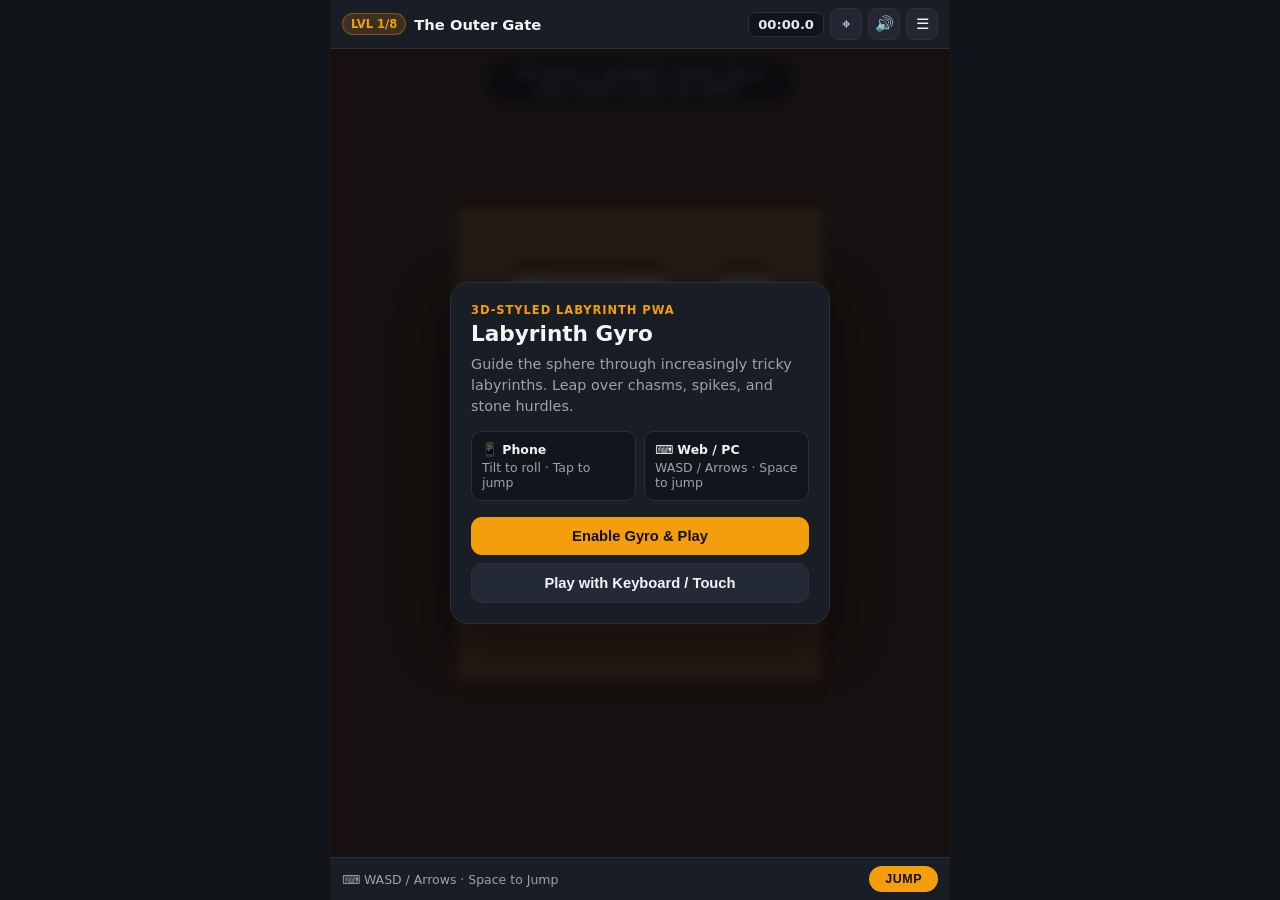
<file: index.html>
<!DOCTYPE html>
<html lang="en">
<head>
  <meta charset="UTF-8" />
  <meta name="viewport" content="width=device-width, initial-scale=1.0, maximum-scale=1.0, user-scalable=no, viewport-fit=cover" />
  <meta name="theme-color" content="#4b2e1b" />
  <meta name="apple-mobile-web-app-capable" content="yes" />
  <meta name="apple-mobile-web-app-status-bar-style" content="black-translucent" />
  <title>Labyrinth Gyro</title>
  <link rel="manifest" href="./manifest.json" />
  <link rel="icon" type="image/svg+xml" href="./icon.svg" />
  <link rel="stylesheet" href="./style.css" />
</head>
<body>
  <div class="app">
    <header class="topbar">
      <div class="topbar-left">
        <span class="lvl-badge" id="lvlBadge">LVL 1/8</span>
        <span class="lvl-name" id="lvlName">The Outer Gate</span>
      </div>
      <div class="topbar-right">
        <span class="timer-pill" id="timerPill">00:00.0</span>
        <button class="icon-btn" id="calibrateBtn" title="Calibrate Gyro Neutral">⌖</button>
        <button class="icon-btn" id="muteBtn" title="Toggle Sound">🔊</button>
        <button class="icon-btn" id="menuBtn" title="Levels & Themes">☰</button>
      </div>
    </header>

    <main class="stage">
      <canvas id="game"></canvas>

      <div class="hint-toast" id="hintToast"></div>

      <!-- Start / Gyro Permission Overlay -->
      <div class="overlay" id="startOverlay">
        <div class="modal">
          <div class="modal-eyebrow">3D-Styled Labyrinth PWA</div>
          <h1>Labyrinth Gyro</h1>
          <p class="modal-text">
            Guide the sphere through increasingly tricky labyrinths. Leap over chasms, spikes, and stone hurdles.
          </p>
          <div class="controls-grid">
            <div class="control-box">
              <strong>📱 Phone</strong>
              <span>Tilt to roll · Tap to jump</span>
            </div>
            <div class="control-box">
              <strong>⌨️ Web / PC</strong>
              <span>WASD / Arrows · Space to jump</span>
            </div>
          </div>
          <div class="modal-actions">
            <button class="btn primary" id="startGyroBtn">Enable Gyro &amp; Play</button>
            <button class="btn secondary" id="startWebBtn">Play with Keyboard / Touch</button>
          </div>
        </div>
      </div>

      <!-- Level Complete Overlay -->
      <div class="overlay hidden" id="winOverlay">
        <div class="modal">
          <div class="modal-eyebrow" id="winEyebrow">Labyrinth Cleared</div>
          <h2 id="winTitle">The Outer Gate</h2>
          <div class="stats-row">
            <div class="stat">
              <span class="stat-label">Time</span>
              <span class="stat-val" id="winTime">00:00.0</span>
            </div>
            <div class="stat">
              <span class="stat-label">Best</span>
              <span class="stat-val" id="winBest">00:00.0</span>
            </div>
            <div class="stat">
              <span class="stat-label">Falls</span>
              <span class="stat-val" id="winFalls">0</span>
            </div>
          </div>
          <div class="modal-actions">
            <button class="btn primary" id="nextLevelBtn">Next Labyrinth →</button>
            <button class="btn secondary" id="replayBtn">Replay</button>
          </div>
        </div>
      </div>

      <!-- Menu: Level Select, Theme & Sensitivity -->
      <div class="overlay hidden" id="menuOverlay">
        <div class="modal modal-wide">
          <div class="modal-header">
            <h2>Labyrinths &amp; Settings</h2>
            <button class="icon-btn" id="closeMenuBtn">✕</button>
          </div>

          <div class="section-label">Visual Theme</div>
          <div class="theme-pills" id="themePills">
            <button class="theme-pill active" data-theme="wood">Wood &amp; Steel</button>
            <button class="theme-pill" data-theme="stone">Stone &amp; Brass</button>
            <button class="theme-pill" data-theme="temple">Obsidian Temple</button>
          </div>

          <div class="section-label">
            <span>Gyro Sensitivity</span>
            <span id="sensVal">1.0×</span>
          </div>
          <input type="range" id="sensSlider" min="0.5" max="2.0" step="0.1" value="1.0" />

          <div class="section-label">
            <span>Select Level</span>
            <button class="link-btn" id="unlockAllBtn">Unlock All</button>
          </div>
          <div class="level-grid" id="levelGrid"></div>
        </div>
      </div>
    </main>

    <footer class="bottombar">
      <span id="inputModeLabel">⌨️ WASD / Arrows · Space to Jump</span>
      <button class="jump-pill" id="jumpBtn">JUMP</button>
    </footer>
  </div>

  <script type="module" src="./js/game.js"></script>
  <script>
    if ('serviceWorker' in navigator) {
      navigator.serviceWorker.register('./sw.js').catch(() => {});
    }
  </script>
</body>
</html>
</file>
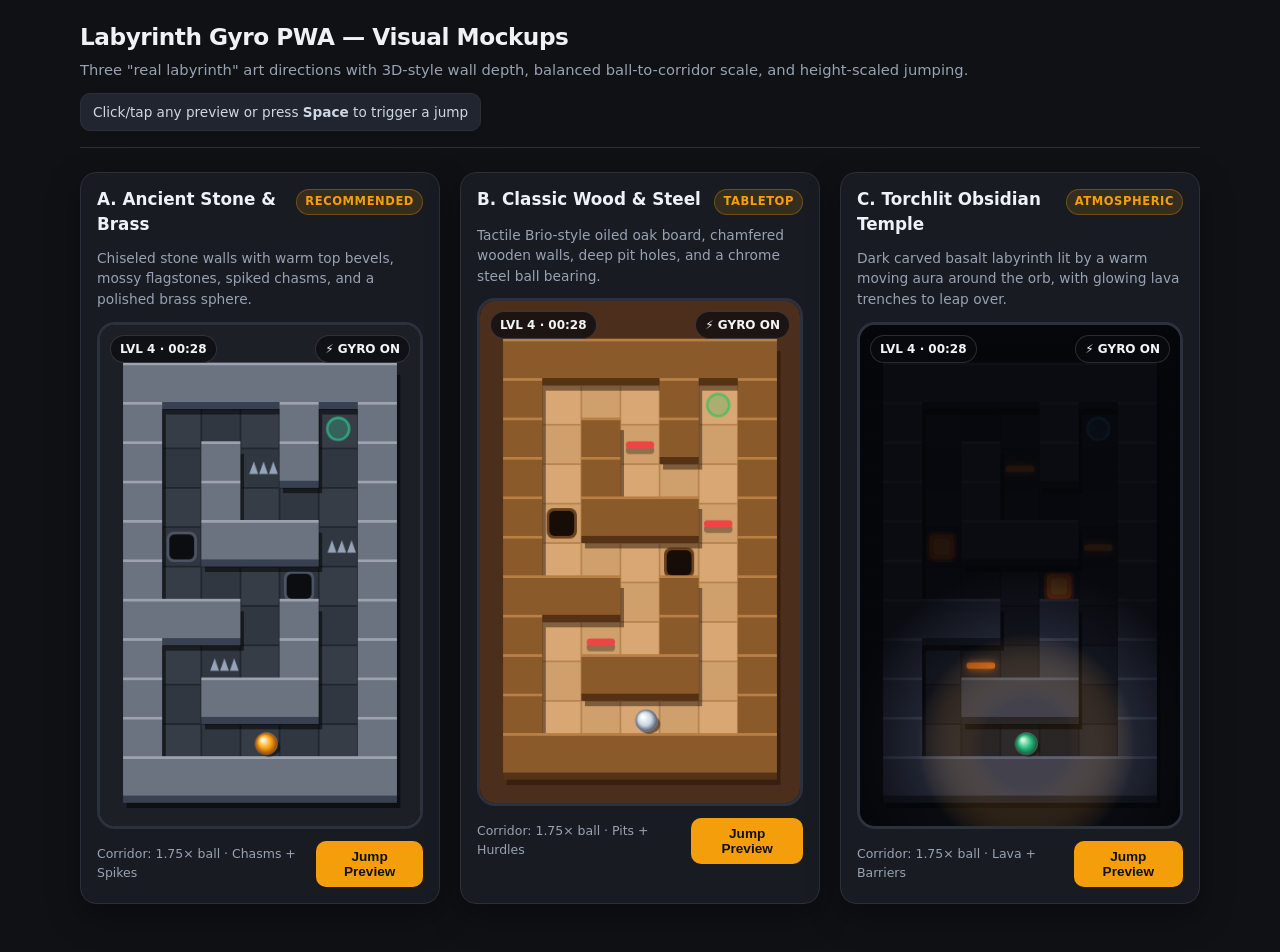
<file: mockups.html>
<!DOCTYPE html>
<html lang="en">
<head>
  <meta charset="UTF-8" />
  <meta name="viewport" content="width=device-width, initial-scale=1.0, maximum-scale=1.0, user-scalable=no" />
  <title>Labyrinth PWA — Visual Mockups</title>
  <style>
    :root {
      --bg: #0f1115;
      --card: #181b22;
      --border: #2a2f3a;
      --text: #eef1f6;
      --muted: #98a2b3;
      --accent: #f59e0b;
    }
    * { box-sizing: border-box; margin: 0; padding: 0; }
    body {
      font-family: system-ui, -apple-system, Segoe UI, Roboto, sans-serif;
      background: var(--bg);
      color: var(--text);
      padding: 20px 16px 48px;
      line-height: 1.5;
    }
    header {
      max-width: 1120px;
      margin: 0 auto 24px;
      display: flex;
      flex-wrap: wrap;
      align-items: center;
      justify-content: space-between;
      gap: 12px;
      border-bottom: 1px solid var(--border);
      padding-bottom: 16px;
    }
    h1 { font-size: 1.45rem; font-weight: 700; letter-spacing: -0.02em; }
    .subtitle { color: var(--muted); font-size: 0.92rem; margin-top: 4px; }
    .controls-hint {
      background: #202530;
      border: 1px solid var(--border);
      padding: 8px 12px;
      border-radius: 10px;
      font-size: 0.85rem;
      color: #d0d7e2;
    }
    .grid {
      max-width: 1120px;
      margin: 0 auto;
      display: grid;
      grid-template-columns: repeat(auto-fit, minmax(310px, 1fr));
      gap: 20px;
    }
    .card {
      background: var(--card);
      border: 1px solid var(--border);
      border-radius: 16px;
      overflow: hidden;
      display: flex;
      flex-direction: column;
      box-shadow: 0 12px 32px rgba(0, 0, 0, 0.35);
    }
    .card-header {
      padding: 14px 16px 10px;
      display: flex;
      justify-content: space-between;
      align-items: baseline;
      gap: 8px;
    }
    .card-title { font-weight: 700; font-size: 1.05rem; }
    .badge {
      font-size: 0.72rem;
      font-weight: 600;
      text-transform: uppercase;
      letter-spacing: 0.05em;
      padding: 3px 8px;
      border-radius: 999px;
      background: rgba(245, 158, 11, 0.14);
      color: var(--accent);
      border: 1px solid rgba(245, 158, 11, 0.3);
    }
    .card-desc {
      padding: 0 16px 12px;
      font-size: 0.86rem;
      color: var(--muted);
    }
    .phone-frame {
      margin: 0 16px;
      border-radius: 18px;
      overflow: hidden;
      border: 3px solid #2b313d;
      background: #090b0e;
      position: relative;
      aspect-ratio: 9 / 14;
      cursor: pointer;
      user-select: none;
      -webkit-tap-highlight-color: transparent;
    }
    canvas {
      width: 100%;
      height: 100%;
      display: block;
    }
    .hud-preview {
      position: absolute;
      top: 10px;
      left: 10px;
      right: 10px;
      display: flex;
      justify-content: space-between;
      pointer-events: none;
      font-size: 0.75rem;
      font-weight: 600;
    }
    .pill {
      background: rgba(10, 12, 16, 0.72);
      backdrop-filter: blur(6px);
      border: 1px solid rgba(255, 255, 255, 0.14);
      padding: 4px 9px;
      border-radius: 999px;
      color: #f3f4f6;
    }
    .card-footer {
      padding: 12px 16px 16px;
      display: flex;
      align-items: center;
      justify-content: space-between;
      gap: 10px;
    }
    button {
      background: var(--accent);
      color: #111;
      border: none;
      border-radius: 10px;
      padding: 8px 14px;
      font-weight: 700;
      font-size: 0.85rem;
      cursor: pointer;
      transition: transform 0.1s ease, filter 0.15s ease;
    }
    button:hover { filter: brightness(1.08); }
    button:active { transform: scale(0.97); }
    .specs {
      font-size: 0.78rem;
      color: var(--muted);
    }
  </style>
</head>
<body>
  <header>
    <div>
      <h1>Labyrinth Gyro PWA — Visual Mockups</h1>
      <p class="subtitle">Three "real labyrinth" art directions with 3D-style wall depth, balanced ball-to-corridor scale, and height-scaled jumping.</p>
    </div>
    <div class="controls-hint">
      Click/tap any preview or press <strong>Space</strong> to trigger a jump
    </div>
  </header>

  <main class="grid">
    <!-- Mockup 1: Ancient Stone & Brass -->
    <section class="card">
      <div class="card-header">
        <span class="card-title">A. Ancient Stone &amp; Brass</span>
        <span class="badge">Recommended</span>
      </div>
      <p class="card-desc">Chiseled stone walls with warm top bevels, mossy flagstones, spiked chasms, and a polished brass sphere.</p>
      <div class="phone-frame" data-theme="stone">
        <canvas width="360" height="560"></canvas>
        <div class="hud-preview">
          <span class="pill">LVL 4 · 00:28</span>
          <span class="pill">⚡ GYRO ON</span>
        </div>
      </div>
      <div class="card-footer">
        <span class="specs">Corridor: 1.75× ball · Chasms + Spikes</span>
        <button data-jump="stone">Jump Preview</button>
      </div>
    </section>

    <!-- Mockup 2: Classic Wood & Steel -->
    <section class="card">
      <div class="card-header">
        <span class="card-title">B. Classic Wood &amp; Steel</span>
        <span class="badge">Tabletop</span>
      </div>
      <p class="card-desc">Tactile Brio-style oiled oak board, chamfered wooden walls, deep pit holes, and a chrome steel ball bearing.</p>
      <div class="phone-frame" data-theme="wood">
        <canvas width="360" height="560"></canvas>
        <div class="hud-preview">
          <span class="pill">LVL 4 · 00:28</span>
          <span class="pill">⚡ GYRO ON</span>
        </div>
      </div>
      <div class="card-footer">
        <span class="specs">Corridor: 1.75× ball · Pits + Hurdles</span>
        <button data-jump="wood">Jump Preview</button>
      </div>
    </section>

    <!-- Mockup 3: Torchlit Temple -->
    <section class="card">
      <div class="card-header">
        <span class="card-title">C. Torchlit Obsidian Temple</span>
        <span class="badge">Atmospheric</span>
      </div>
      <p class="card-desc">Dark carved basalt labyrinth lit by a warm moving aura around the orb, with glowing lava trenches to leap over.</p>
      <div class="phone-frame" data-theme="temple">
        <canvas width="360" height="560"></canvas>
        <div class="hud-preview">
          <span class="pill">LVL 4 · 00:28</span>
          <span class="pill">⚡ GYRO ON</span>
        </div>
      </div>
      <div class="card-footer">
        <span class="specs">Corridor: 1.75× ball · Lava + Barriers</span>
        <button data-jump="temple">Jump Preview</button>
      </div>
    </section>
  </main>

  <script>
    // Simple 7x11 maze layout (1 = wall, 0 = floor, 2 = spike/hurdle obstacle, 3 = pit/lava gap, 4 = goal)
    const MAZE = [
      [1,1,1,1,1,1,1],
      [1,0,0,0,1,4,1],
      [1,0,1,2,1,0,1],
      [1,0,1,0,0,0,1],
      [1,3,1,1,1,2,1],
      [1,0,0,0,3,0,1],
      [1,1,1,0,1,0,1],
      [1,0,2,0,1,0,1],
      [1,0,1,1,1,0,1],
      [1,0,0,0,0,0,1],
      [1,1,1,1,1,1,1]
    ];

    // Pre-recorded smooth demo path looping through the labyrinth (col, row, shouldJump)
    const PATH = [
      [1.5, 9.5, false],
      [3.5, 9.5, false],
      [5.5, 9.5, false],
      [5.5, 5.5, false],
      [4.5, 5.5, true],   // jump over pit at (4,5)
      [3.5, 5.5, false],
      [3.5, 7.5, false],
      [2.5, 7.5, true],   // jump over spike/hurdle at (2,7)
      [1.5, 7.5, false],
      [1.5, 5.5, false],
      [1.5, 4.5, true],   // jump over pit at (1,4)
      [1.5, 1.5, false],
      [3.5, 1.5, false],
      [3.5, 2.5, true],   // jump over spike at (3,2)
      [3.5, 3.5, false],
      [5.5, 3.5, false],
      [5.5, 1.5, false],  // goal!
    ];

    const THEMES = {
      stone: {
        bg: '#1c2026',
        tileA: '#363d47',
        tileB: '#313741',
        grout: '#22262e',
        wallTop: '#6b7280',
        wallHighlight: '#9ca3af',
        wallSide: '#374151',
        wallShadow: 'rgba(0,0,0,0.52)',
        ballColors: ['#fff6d1', '#f59e0b', '#92400e'],
        obstacleType: 'spikes',
        pitColor: '#0b0d11',
        pitRim: '#4b5563',
        goalColor: '#34d399',
        torch: false
      },
      wood: {
        bg: '#4b2e1b',
        tileA: '#d9a773',
        tileB: '#cfa06b',
        grout: '#b8844f',
        wallTop: '#8b5a2b',
        wallHighlight: '#b97f45',
        wallSide: '#543215',
        wallShadow: 'rgba(35,18,5,0.48)',
        ballColors: ['#ffffff', '#cbd5e1', '#475569'],
        obstacleType: 'hurdle',
        pitColor: '#160d06',
        pitRim: '#6d411c',
        goalColor: '#22c55e',
        torch: false
      },
      temple: {
        bg: '#0c0d12',
        tileA: '#1d202b',
        tileB: '#181a24',
        grout: '#10121a',
        wallTop: '#33394d',
        wallHighlight: '#505975',
        wallSide: '#181b26',
        wallShadow: 'rgba(0,0,0,0.68)',
        ballColors: ['#d1fae5', '#10b981', '#064e3b'],
        obstacleType: 'lava_bar',
        pitColor: '#ea580c',
        pitRim: '#7c2d12',
        goalColor: '#38bdf8',
        torch: true
      }
    };

    const instances = [];

    document.querySelectorAll('.phone-frame').forEach(frame => {
      const themeKey = frame.dataset.theme;
      const canvas = frame.querySelector('canvas');
      const ctx = canvas.getContext('2d');
      const state = {
        themeKey,
        theme: THEMES[themeKey],
        canvas,
        ctx,
        t: 0,
        manualJumpZ: 0,
        manualJumpVel: 0,
        autoJumpZ: 0
      };
      frame.addEventListener('click', () => triggerJump(state));
      instances.push(state);
    });

    document.querySelectorAll('button[data-jump]').forEach(btn => {
      btn.addEventListener('click', () => {
        const inst = instances.find(i => i.themeKey === btn.dataset.jump);
        if (inst) triggerJump(inst);
      });
    });

    window.addEventListener('keydown', e => {
      if (e.code === 'Space') {
        e.preventDefault();
        instances.forEach(triggerJump);
      }
    });

    function triggerJump(state) {
      if (state.manualJumpZ <= 0.01) {
        state.manualJumpVel = 0.22;
      }
    }

    function getBallState(t) {
      const totalSegs = PATH.length - 1;
      const speed = 0.9; // segments per second
      const raw = (t * speed) % (totalSegs + 1.5);
      if (raw >= totalSegs) {
        const last = PATH[PATH.length - 1];
        return { x: last[0], y: last[1], autoZ: 0 };
      }
      const idx = Math.floor(raw);
      const frac = raw - idx;
      const a = PATH[idx];
      const b = PATH[idx + 1];
      const x = a[0] + (b[0] - a[0]) * frac;
      const y = a[1] + (b[1] - a[1]) * frac;
      // Parabolic jump arc when segment crosses an obstacle
      const autoZ = a[2] ? Math.sin(frac * Math.PI) * 1.0 : 0;
      return { x, y, autoZ };
    }

    function drawRoundedRect(ctx, x, y, w, h, r) {
      ctx.beginPath();
      ctx.roundRect(x, y, w, h, r);
      ctx.fill();
    }

    function renderInstance(state, dt) {
      const { ctx, canvas, theme } = state;
      const W = canvas.width;
      const H = canvas.height;
      const cols = MAZE[0].length;
      const rows = MAZE.length;
      const padX = 14;
      const padY = 48;
      const cell = Math.floor(Math.min((W - padX * 2) / cols, (H - padY - 18) / rows));
      const ox = Math.floor((W - cell * cols) / 2);
      const oy = Math.floor((H - cell * rows) / 2) + 12;

      // Physics for manual jump
      if (state.manualJumpZ > 0 || state.manualJumpVel > 0) {
        state.manualJumpZ += state.manualJumpVel * (dt * 60);
        state.manualJumpVel -= 0.014 * (dt * 60);
        if (state.manualJumpZ <= 0) {
          state.manualJumpZ = 0;
          state.manualJumpVel = 0;
        }
      }

      ctx.fillStyle = theme.bg;
      ctx.fillRect(0, 0, W, H);

      // 1. Floor tiles
      for (let r = 0; r < rows; r++) {
        for (let c = 0; c < cols; c++) {
          const x = ox + c * cell;
          const y = oy + r * cell;
          const v = MAZE[r][c];
          if (v === 1) continue;

          ctx.fillStyle = (r + c) % 2 === 0 ? theme.tileA : theme.tileB;
          ctx.fillRect(x, y, cell, cell);
          ctx.strokeStyle = theme.grout;
          ctx.lineWidth = 1;
          ctx.strokeRect(x + 0.5, y + 0.5, cell - 1, cell - 1);

          // Pit / Lava gap
          if (v === 3) {
            ctx.fillStyle = theme.pitRim;
            drawRoundedRect(ctx, x + 5, y + 5, cell - 10, cell - 10, 8);
            ctx.fillStyle = theme.pitColor;
            drawRoundedRect(ctx, x + 8, y + 8, cell - 16, cell - 16, 6);
            if (state.themeKey === 'temple') {
              ctx.fillStyle = 'rgba(253, 224, 71, 0.35)';
              drawRoundedRect(ctx, x + 13, y + 13, cell - 26, cell - 26, 4);
            }
          }

          // Spikes / Hurdles
          if (v === 2) {
            if (theme.obstacleType === 'spikes') {
              ctx.fillStyle = '#94a3b8';
              for (let i = 0; i < 3; i++) {
                const sx = x + 10 + i * 11;
                const sy = y + cell * 0.65;
                ctx.beginPath();
                ctx.moveTo(sx, sy);
                ctx.lineTo(sx + 5, sy - 14);
                ctx.lineTo(sx + 10, sy);
                ctx.closePath();
                ctx.fill();
              }
            } else if (theme.obstacleType === 'hurdle') {
              ctx.fillStyle = 'rgba(0,0,0,0.3)';
              drawRoundedRect(ctx, x + 6, y + cell * 0.45 + 4, cell - 12, 9, 4);
              ctx.fillStyle = '#ef4444';
              drawRoundedRect(ctx, x + 6, y + cell * 0.42, cell - 12, 8, 4);
            } else {
              ctx.fillStyle = '#f97316';
              ctx.shadowColor = '#f97316';
              ctx.shadowBlur = 10;
              drawRoundedRect(ctx, x + 6, y + cell * 0.44, cell - 12, 7, 3);
              ctx.shadowBlur = 0;
            }
          }

          // Goal portal
          if (v === 4) {
            const pulse = 0.75 + Math.sin(state.t * 4) * 0.15;
            ctx.save();
            ctx.strokeStyle = theme.goalColor;
            ctx.lineWidth = 3;
            ctx.globalAlpha = pulse;
            ctx.beginPath();
            ctx.arc(x + cell / 2, y + cell / 2, cell * 0.28, 0, Math.PI * 2);
            ctx.stroke();
            ctx.fillStyle = theme.goalColor;
            ctx.globalAlpha = 0.25;
            ctx.fill();
            ctx.restore();
          }
        }
      }

      // 2. Wall drop shadows
      const wallDepth = 8;
      ctx.fillStyle = theme.wallShadow;
      for (let r = 0; r < rows; r++) {
        for (let c = 0; c < cols; c++) {
          if (MAZE[r][c] !== 1) continue;
          const x = ox + c * cell;
          const y = oy + r * cell;
          ctx.fillRect(x + 4, y + 6, cell, cell);
        }
      }

      // 3. 3D-style raised walls (side + top + highlight)
      for (let r = 0; r < rows; r++) {
        for (let c = 0; c < cols; c++) {
          if (MAZE[r][c] !== 1) continue;
          const x = ox + c * cell;
          const y = oy + r * cell;
          // Front bevel
          ctx.fillStyle = theme.wallSide;
          ctx.fillRect(x, y, cell, cell);
          // Top face shifted up
          ctx.fillStyle = theme.wallTop;
          ctx.fillRect(x, y - wallDepth, cell, cell);
          // Top edge highlight
          ctx.fillStyle = theme.wallHighlight;
          ctx.fillRect(x, y - wallDepth, cell, 3);
        }
      }

      // 4. Ball + realistic jump scaling & shadow separation
      const b = getBallState(state.t);
      const bx = ox + b.x * cell;
      const by = oy + b.y * cell;
      const z = Math.min(1.25, b.autoZ + state.manualJumpZ);

      // Base radius: corridor is ~1.75x ball diameter (radius = cell / 3.5)
      const baseR = cell * 0.285;
      const jumpScale = 1 + z * 0.58; // Ball visibly grows larger when jumping!
      const drawR = baseR * jumpScale;
      const liftY = z * 16; // Slight vertical lift toward camera

      // Floor shadow (stays on floor, shrinks & softens as ball rises)
      ctx.save();
      ctx.fillStyle = `rgba(0, 0, 0, ${Math.max(0.18, 0.48 - z * 0.22)})`;
      ctx.beginPath();
      ctx.ellipse(
        bx + 3 + z * 8,
        by + 4 + z * 10,
        baseR * (1 - z * 0.18),
        baseR * (0.85 - z * 0.15),
        0, 0, Math.PI * 2
      );
      ctx.fill();
      ctx.restore();

      // Ball sphere with 3D radial gradient
      const drawY = by - liftY;
      const grad = ctx.createRadialGradient(
        bx - drawR * 0.32,
        drawY - drawR * 0.35,
        drawR * 0.12,
        bx,
        drawY,
        drawR
      );
      grad.addColorStop(0, theme.ballColors[0]);
      grad.addColorStop(0.55, theme.ballColors[1]);
      grad.addColorStop(1, theme.ballColors[2]);

      ctx.fillStyle = grad;
      ctx.beginPath();
      ctx.arc(bx, drawY, drawR, 0, Math.PI * 2);
      ctx.fill();

      // Specular rim
      ctx.strokeStyle = 'rgba(255,255,255,0.22)';
      ctx.lineWidth = 1;
      ctx.stroke();

      // 5. Optional torchlight vignette for Temple theme
      if (theme.torch) {
        const vig = ctx.createRadialGradient(bx, drawY, cell * 1.1, bx, drawY, cell * 4.5);
        vig.addColorStop(0, 'rgba(255, 170, 60, 0.08)');
        vig.addColorStop(0.5, 'rgba(8, 10, 15, 0.45)');
        vig.addColorStop(1, 'rgba(5, 6, 10, 0.88)');
        ctx.fillStyle = vig;
        ctx.fillRect(0, 0, W, H);
      }
    }

    let last = performance.now();
    function loop(now) {
      const dt = Math.min(0.05, (now - last) / 1000);
      last = now;
      for (const inst of instances) {
        inst.t += dt;
        renderInstance(inst, dt);
      }
      requestAnimationFrame(loop);
    }
    requestAnimationFrame(loop);
  </script>
</body>
</html>
</file>
<file: style.css>
:root {
  --bg: #111419;
  --panel: #191d25;
  --border: #2a303d;
  --text: #f3f4f6;
  --muted: #9ca3af;
  --accent: #f59e0b;
}

* {
  box-sizing: border-box;
  margin: 0;
  padding: 0;
  -webkit-tap-highlight-color: transparent;
}

html, body {
  height: 100%;
  width: 100%;
  overflow: hidden;
  overscroll-behavior: none;
  background: var(--bg);
  color: var(--text);
  font-family: system-ui, -apple-system, Segoe UI, Roboto, sans-serif;
  user-select: none;
}

.app {
  display: flex;
  flex-direction: column;
  height: 100dvh;
  max-width: 620px;
  margin: 0 auto;
  background: var(--bg);
}

.topbar {
  display: flex;
  align-items: center;
  justify-content: space-between;
  padding: calc(8px + env(safe-area-inset-top)) 12px 8px;
  background: var(--panel);
  border-bottom: 1px solid var(--border);
  gap: 8px;
  z-index: 10;
}

.topbar-left {
  display: flex;
  align-items: center;
  gap: 8px;
  min-width: 0;
}

.lvl-badge {
  background: rgba(245, 158, 11, 0.16);
  color: var(--accent);
  border: 1px solid rgba(245, 158, 11, 0.35);
  font-size: 0.72rem;
  font-weight: 800;
  padding: 3px 8px;
  border-radius: 999px;
  white-space: nowrap;
}

.lvl-name {
  font-weight: 700;
  font-size: 0.92rem;
  white-space: nowrap;
  overflow: hidden;
  text-overflow: ellipsis;
}

.topbar-right {
  display: flex;
  align-items: center;
  gap: 6px;
}

.timer-pill {
  font-variant-numeric: tabular-nums;
  font-size: 0.82rem;
  font-weight: 700;
  background: #101318;
  border: 1px solid var(--border);
  padding: 4px 9px;
  border-radius: 8px;
  color: #e5e7eb;
}

.icon-btn {
  background: #222733;
  color: var(--text);
  border: 1px solid var(--border);
  border-radius: 8px;
  width: 32px;
  height: 32px;
  display: grid;
  place-items: center;
  font-size: 0.95rem;
  cursor: pointer;
}

.icon-btn:active {
  transform: scale(0.94);
}

.stage {
  position: relative;
  flex: 1;
  min-height: 0;
  overflow: hidden;
  touch-action: none;
}

canvas#game {
  display: block;
  width: 100%;
  height: 100%;
  touch-action: none;
}

.hint-toast {
  position: absolute;
  top: 10px;
  left: 50%;
  transform: translateX(-50%);
  background: rgba(12, 15, 20, 0.82);
  backdrop-filter: blur(8px);
  border: 1px solid rgba(255, 255, 255, 0.14);
  color: #e5e7eb;
  font-size: 0.78rem;
  padding: 6px 12px;
  border-radius: 999px;
  pointer-events: none;
  max-width: calc(100% - 24px);
  text-align: center;
  transition: opacity 0.35s ease;
  z-index: 5;
}

.hint-toast.fade {
  opacity: 0;
}

.bottombar {
  display: flex;
  align-items: center;
  justify-content: space-between;
  padding: 8px 12px calc(8px + env(safe-area-inset-bottom));
  background: var(--panel);
  border-top: 1px solid var(--border);
  font-size: 0.78rem;
  color: var(--muted);
}

.jump-pill {
  background: var(--accent);
  color: #111;
  border: none;
  border-radius: 999px;
  padding: 6px 16px;
  font-weight: 800;
  font-size: 0.78rem;
  letter-spacing: 0.04em;
  cursor: pointer;
}

.jump-pill:active {
  transform: scale(0.95);
}

.overlay {
  position: absolute;
  inset: 0;
  background: rgba(8, 10, 14, 0.78);
  backdrop-filter: blur(6px);
  display: flex;
  align-items: center;
  justify-content: center;
  padding: 16px;
  z-index: 20;
}

.overlay.hidden {
  display: none;
}

.modal {
  width: 100%;
  max-width: 380px;
  background: var(--panel);
  border: 1px solid var(--border);
  border-radius: 18px;
  padding: 20px;
  box-shadow: 0 20px 50px rgba(0, 0, 0, 0.55);
}

.modal-wide {
  max-height: 90%;
  overflow-y: auto;
}

.modal-header {
  display: flex;
  align-items: center;
  justify-content: space-between;
  margin-bottom: 12px;
}

.modal-eyebrow {
  font-size: 0.72rem;
  text-transform: uppercase;
  letter-spacing: 0.08em;
  color: var(--accent);
  font-weight: 700;
  margin-bottom: 4px;
}

.modal h1, .modal h2 {
  font-size: 1.35rem;
  margin-bottom: 8px;
}

.modal-text {
  font-size: 0.9rem;
  color: var(--muted);
  margin-bottom: 14px;
  line-height: 1.45;
}

.controls-grid {
  display: grid;
  grid-template-columns: 1fr 1fr;
  gap: 8px;
  margin-bottom: 16px;
}

.control-box {
  background: #12151c;
  border: 1px solid var(--border);
  border-radius: 10px;
  padding: 10px;
  display: flex;
  flex-direction: column;
  gap: 3px;
  font-size: 0.78rem;
}

.control-box span {
  color: var(--muted);
}

.modal-actions {
  display: flex;
  flex-direction: column;
  gap: 8px;
}

.btn {
  border: none;
  border-radius: 11px;
  padding: 11px 14px;
  font-weight: 700;
  font-size: 0.92rem;
  cursor: pointer;
}

.btn.primary {
  background: var(--accent);
  color: #111;
}

.btn.secondary {
  background: #232936;
  color: var(--text);
  border: 1px solid var(--border);
}

.stats-row {
  display: grid;
  grid-template-columns: repeat(3, 1fr);
  gap: 8px;
  margin: 14px 0 16px;
}

.stat {
  background: #12151c;
  border: 1px solid var(--border);
  border-radius: 10px;
  padding: 8px;
  text-align: center;
}

.stat-label {
  display: block;
  font-size: 0.7rem;
  color: var(--muted);
}

.stat-val {
  font-size: 0.98rem;
  font-weight: 800;
  font-variant-numeric: tabular-nums;
}

.section-label {
  display: flex;
  justify-content: space-between;
  align-items: center;
  font-size: 0.78rem;
  font-weight: 700;
  color: var(--muted);
  margin: 12px 0 6px;
  text-transform: uppercase;
  letter-spacing: 0.05em;
}

.theme-pills {
  display: grid;
  grid-template-columns: repeat(3, 1fr);
  gap: 6px;
}

.theme-pill {
  background: #12151c;
  color: var(--muted);
  border: 1px solid var(--border);
  border-radius: 8px;
  padding: 7px 6px;
  font-size: 0.74rem;
  font-weight: 600;
  cursor: pointer;
}

.theme-pill.active {
  background: rgba(245, 158, 11, 0.16);
  color: var(--accent);
  border-color: var(--accent);
}

input[type="range"] {
  width: 100%;
  accent-color: var(--accent);
}

.link-btn {
  background: none;
  border: none;
  color: var(--accent);
  font-size: 0.74rem;
  font-weight: 700;
  cursor: pointer;
}

.level-grid {
  display: grid;
  grid-template-columns: repeat(2, 1fr);
  gap: 8px;
  margin-top: 6px;
}

.level-card {
  background: #12151c;
  border: 1px solid var(--border);
  border-radius: 10px;
  padding: 9px 10px;
  text-align: left;
  color: var(--text);
  cursor: pointer;
  display: flex;
  flex-direction: column;
  gap: 2px;
}

.level-card.locked {
  opacity: 0.42;
  cursor: not-allowed;
}

.level-card.current {
  border-color: var(--accent);
}

.level-card-title {
  font-size: 0.82rem;
  font-weight: 700;
}

.level-card-meta {
  font-size: 0.72rem;
  color: var(--muted);
  font-variant-numeric: tabular-nums;
}
</file>
